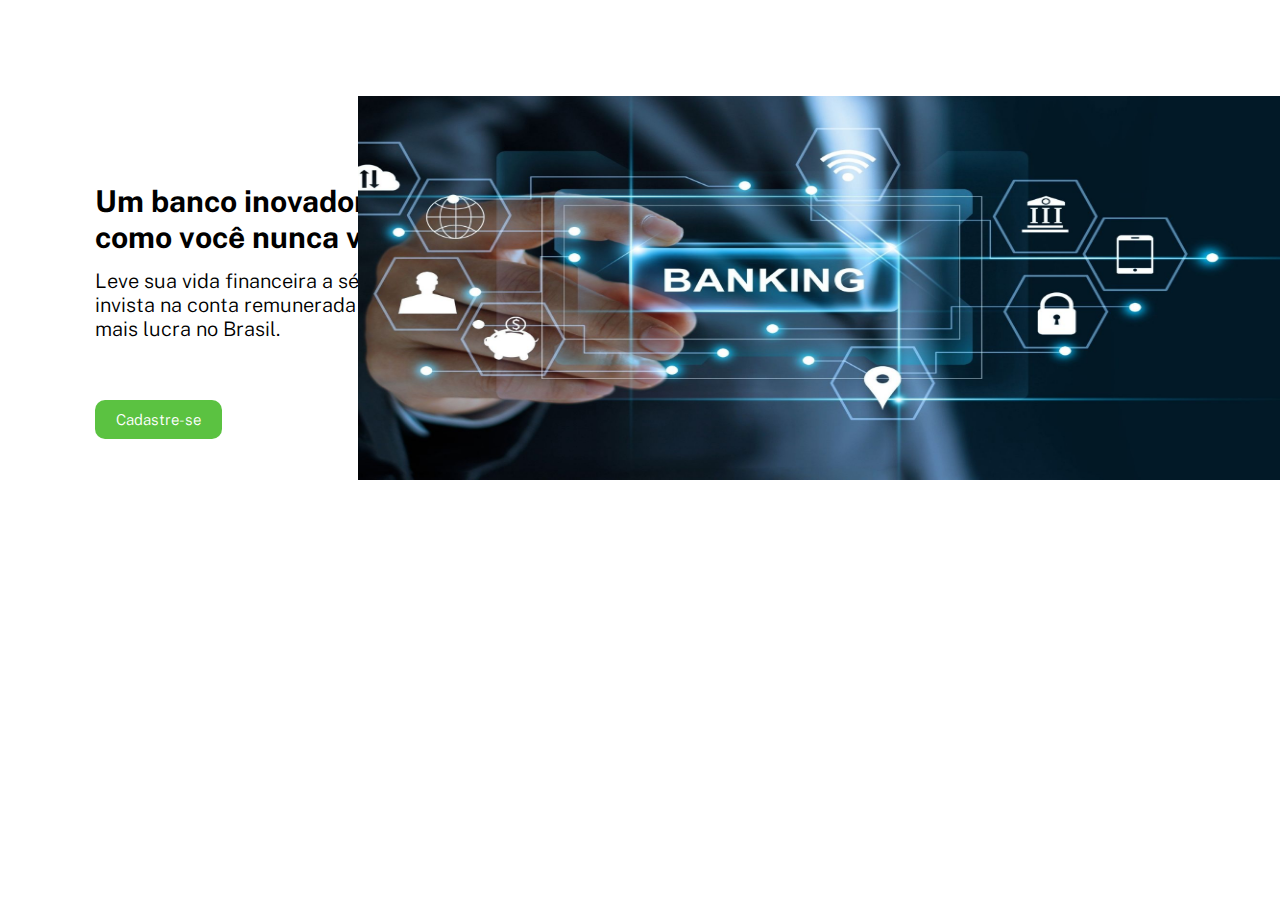
<file: 02-desafio/index.html>
<!DOCTYPE html>
<html lang="pt-br">

<head>
    <meta charset="UTF-8">
    <meta http-equiv="X-UA-Compatible" content="IE=edge">
    <meta name="viewport" content="width=device-width, initial-scale=1.0">
    <title>Desafio 2</title>
    <link rel="stylesheet" href="./src/reset.css">
    <link rel="stylesheet" href="./src/style.css">
    <link rel="stylesheet" href="./src/responsive.css">
    <link rel="preconnect" href="https://fonts.googleapis.com">
    <link rel="preconnect" href="https://fonts.gstatic.com" crossorigin>
    <link href="https://fonts.googleapis.com/css2?family=Public+Sans:wght@300;400;700;800&family=Source+Serif+Pro:wght@300;400;600&display=swap" rel="stylesheet">
</head>

<body>
    <main>
        <section class="painel">
            <img src="./src/painel.jpg" alt="banco inovador">
            <div class="elementos">
                <h1>Um banco inovador como você nunca viu</h1>
                <p>Leve sua vida financeira a sério e invista na conta remunerada que mais lucra no Brasil.</p>
                <div class="botao">
                    <a href="#">Cadastre-se</a>
                </div>
            </div>
        </section>
    </main>
</body>

</html>
</file>
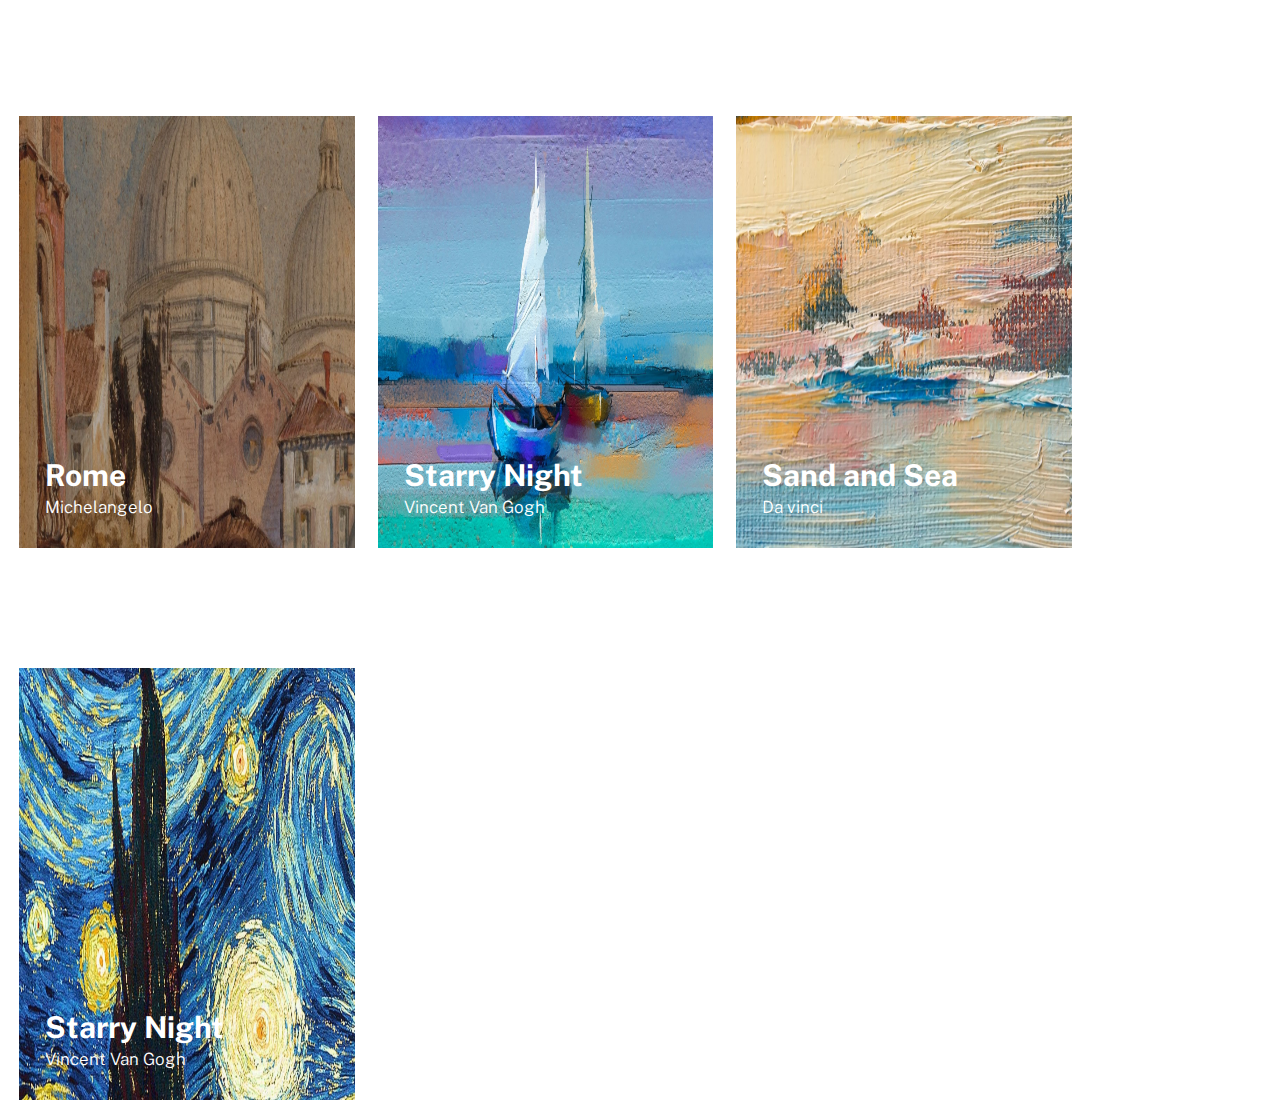
<file: 03-desafio/index.html>
<!DOCTYPE html>
<html lang="en">

<head>
    <meta charset="UTF-8">
    <meta http-equiv="X-UA-Compatible" content="IE=edge">
    <meta name="viewport" content="width=3, initial-scale=1.0">
    <title>Desafio 3</title>
    <link rel="stylesheet" href="src/reset.css">
    <link rel="stylesheet" href="./src/style.css">
    <link rel="stylesheet" href="./src/responsive.css">
    <link href="https://fonts.googleapis.com/css2?family=Public+Sans:wght@300;400;700;800&family=Source+Serif+Pro:wght@300;400;600&display=swap" rel="stylesheet">
</head>

<body>
    <main>
        <section class="painel">
            <h1>Quadros</h1>
            <div class="quadros">
                <div class="quadro">
                    <img src="./src/lista-imagens/6.jpg" alt="">
                    <h2>Rome</h2>
                    <p>Michelangelo</p>
                </div>
                <div class="quadro">
                    <img src="./src/lista-imagens/3.jpg" alt="">
                    <h2> Starry Night </h2>
                    <p> Vincent Van Gogh</p>
                </div>
                <div class="quadro">
                    <img src="./src/lista-imagens/4.jpg" alt="">
                    <h2>Sand and Sea</h2>
                    <p>Da vinci</p>
                </div>
                <div class="quadro">
                    <img src="./src/lista-imagens/5.jpg" alt="">
                    <h2>Starry Night</h2>
                    <p>Vincent Van Gogh</p>
                </div>
        </section>
    </main>
</body>

</html>
</file>
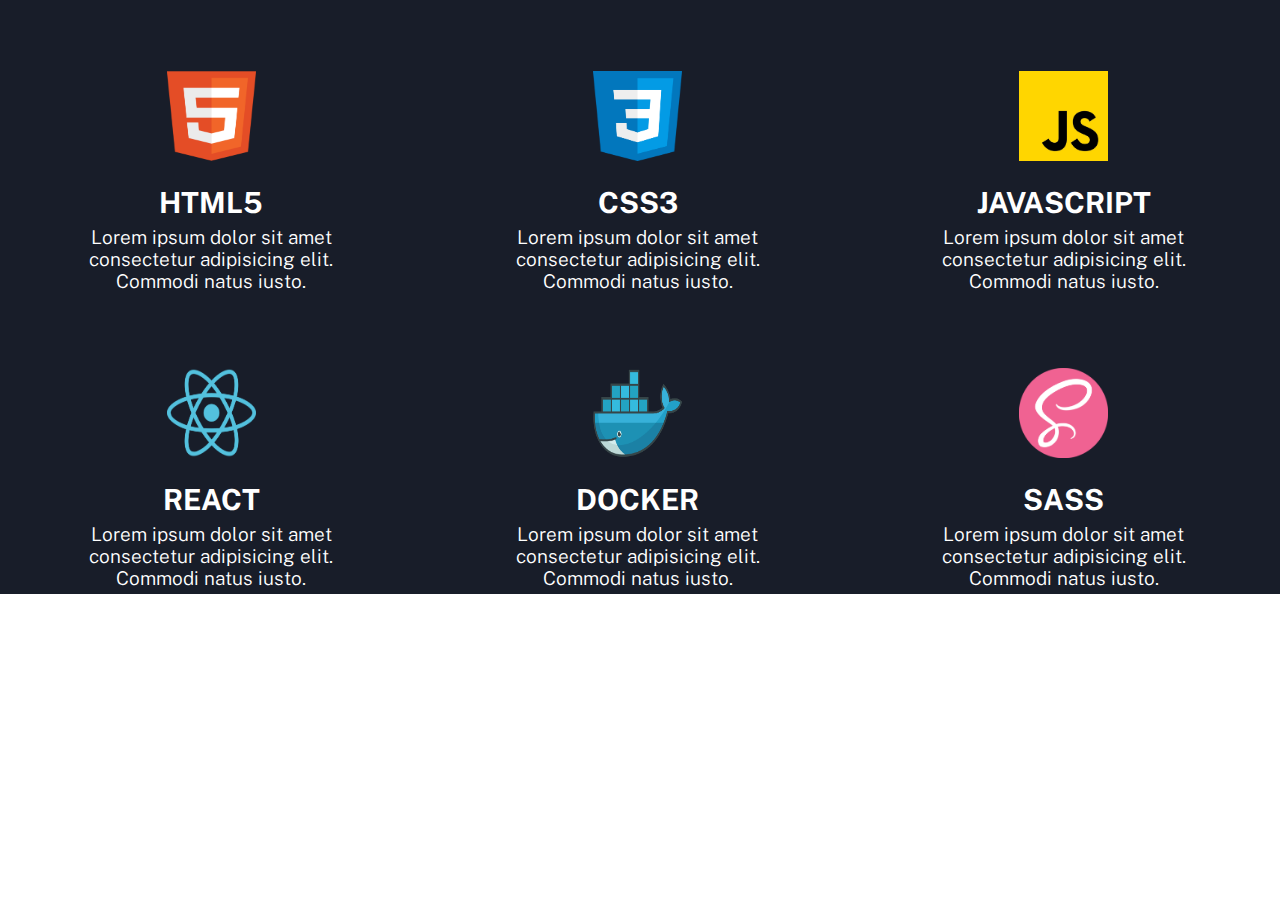
<file: 04-desafio/index.html>
<!DOCTYPE html>
<html lang="en">

<head>
    <meta charset="UTF-8">
    <meta http-equiv="X-UA-Compatible" content="IE=edge">
    <meta name="viewport" content="width=device-width, initial-scale=1.0">
    <title>Desafio 4</title>
    <link rel="stylesheet" href="./src/reset.css">
    <link rel="stylesheet" href="./src/style.css">
    <link rel="stylesheet" href="./src/responsive.css">
    <link href="https://fonts.googleapis.com/css2?family=Public+Sans:wght@300;400;700;800&family=Source+Serif+Pro:wght@300;400;600&display=swap" rel="stylesheet">
</head>

<body>
    <main>
        <section class="painel">
            <div class="card">
                <img src="./src/lista-itens/html.png" alt="logo html">
                <div class="html-bg"></div>
                <h2>HTML5</h2>
                <p>Lorem ipsum dolor sit amet consectetur adipisicing elit. Commodi natus iusto.</p>
            </div>
            <div class="card">
                <img src="./src/lista-itens/css.png" alt="logo  css">
                <h2>CSS3</h2>
                <p>Lorem ipsum dolor sit amet consectetur adipisicing elit. Commodi natus iusto.</p>
            </div>
            <div class="card">
                <img src="./src/lista-itens/js.jpg" alt="logo javascript">
                <h2>JAVASCRIPT</h2>
                <p>Lorem ipsum dolor sit amet consectetur adipisicing elit. Commodi natus iusto.</p>
            </div>
            <div class="card">
                <img src="./src/lista-itens/react.png" alt="logo react">
                <h2>REACT</h2>
                <p>Lorem ipsum dolor sit amet consectetur adipisicing elit. Commodi natus iusto.</p>
            </div>
            <div class="card">
                <img src="./src/lista-itens/docker.png" alt="logo docker">
                <h2>DOCKER</h2>
                <p>Lorem ipsum dolor sit amet consectetur adipisicing elit. Commodi natus iusto.</p>
            </div>
            <div class="card">
                <img src="./src/lista-itens/sass.png" alt="logo sass">
                <h2>SASS</h2>
                <p>Lorem ipsum dolor sit amet consectetur adipisicing elit. Commodi natus iusto.</p>
            </div>
        </section>
    </main>
</body>

</html>
</file>
<file: 02-desafio/src/style.css>
.painel {
    max-width: 1440px;
    position: relative;
    margin: 0 auto;
}

.painel img {
    position: absolute;
    top: 96px;
    right: 0;
    width: 921.74px;
    height: 384px;
}

.elementos {
    display: inline-block;
    width: 342px;
    margin-top: 183px;
    margin-left: 95px;
}

.elementos h1 {
    font-size: 30px;
    font-weight: 700;
}

.elementos p {
    margin-top: 14px;
    font-size: 20px;
}

.botao {
    display: inline-block;
    padding: 10px 21px;
    margin-top: 59px;
    background-color: #5BC241;
    border-radius: 10px;
}

.botao a {
    color: white;
    font-size: 15px;
}
</file>
<file: 02-desafio/src/responsive.css>
@media (max-width: 375px) {
    .painel {
        width: 100%;
        text-align: center;
    }
    .painel img {
        width: 306px;
        height: 127px;
        left: 35px;
        top: 220px;
        right: 0px;
    }
    .elementos {
        display: block;
        width: auto;
        margin-top: 144px;
        margin-left: 0;
    }
    .painel p {
        margin: 39px auto;
        width: 324px;
        height: 72px;
    }
    .botao {
        margin-top: 195px;
        padding: 20px 22px;
    }
    .botao a {
        font-size: 30px;
    }
}
</file>
<file: 03-desafio/src/style.css>
h1 {
       font-size: 0;
   }
   
   .painel {
       max-width: 1440px;
       height: 603px;
       margin: 0 auto;
   }
   
   .quadros div {
       display: inline-block;
   }
   
   .quadro {
       margin-top: 116px;
       margin-left: 19.06px;
       width: 335.64px;
       height: 432px;
       position: relative;
   }
   
   img {
       width: 100%;
       height: 100%;
   }
   
   h2 {
       font-weight: 700;
       top: 341px;
       left: 26px;
       font-size: 30px;
   }
   
   p {
       font-size: 17px;
       top: 381px;
       left: 26px;
   }
   
   h2,
   p {
       color: white;
       position: absolute;
   }
</file>
<file: 03-desafio/src/responsive.css>
@media (max-width: 375px) {
    .quadros div {
        display: block;
    }
    .quadro {
        margin-top: 0px;
        height: 431.86px;
    }
}
</file>
<file: 04-desafio/src/style.css>
.painel {
    background-color: #181D29;
    max-width: 1440px;
    margin: 0 auto;
}

.card {
    display: inline-block;
    width: 33%;
    text-align: center;
}

.card h2 {
    font-weight: 700;
    color: white;
    font-size: 29px;
    line-height: 34.8px;
    margin-top: 21px;
}

.card p {
    margin: 5px auto;
    width: 288px;
    height: 66px;
    color: white;
    font-size: 19px;
    line-height: 22.33px;
}

.card img {
    width: 89px;
    height: 90px;
    margin-top: 71px;
}
</file>
<file: 04-desafio/src/responsive.css>
@media(max-width:375px) {
                .painel {
                    background-color: #181D29;
                    max-width: 375px;
                }
                .card {
                    display: block;
                    width: 100%;
                }
</file>
